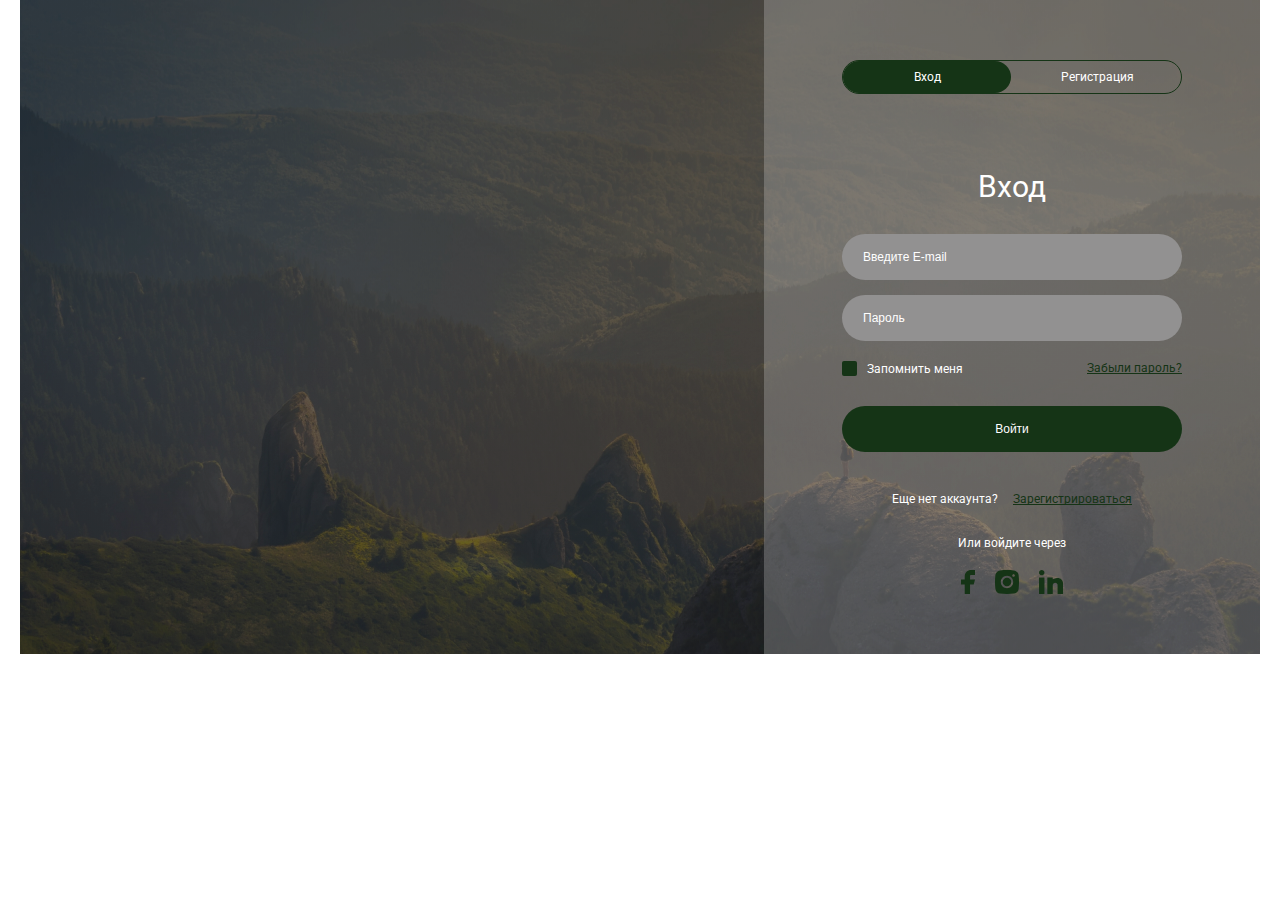
<file: index.html>
<!DOCTYPE html>
<html lang="en">
  <link>
    <meta charset="UTF-8" />
    <meta name="viewport" content="width=device-width, initial-scale=1.0" />
    <title>Checkbox</title>

    <link rel="stylesheet" href="./css/reset.css"/>
   <link rel="stylesheet" href="./css/styles.css"/>

   <link rel="preconnect" href="https://fonts.googleapis.com">
<link rel="preconnect" href="https://fonts.gstatic.com" crossorigin>
<link href="https://fonts.googleapis.com/css2?family=Roboto:ital,wght@0,100;0,300;0,400;0,500;0,700;0,900;1,100;1,300;1,400;1,500;1,700;1,900&family=Ubuntu+Mono:ital,wght@0,400;0,700;1,400;1,700&family=Ubuntu:ital,wght@0,300;0,400;0,500;0,700;1,300;1,400;1,500;1,700&display=swap" rel="stylesheet">
  </head>
  <body>
    <section>
      <div class="registration-wrap">
        <div class="registration">
            <div class="button-wrap">
            <a class="button-link active-button" href="">Вход</a>
            <a class="button-link" href="./preloader.html">Регистрация</a>
        </div>
            <form>
                <h1>Вход</h1>
                <div>
                <input class="input" type="email" name="email" placeholder="Введите E-mail"/>
                <input class="input" type="password" name="password" placeholder="Пароль"/>
            </div>
            <div class="checkbox-wrap">
                <label class="custom-checkbox">
                <input type="checkbox" name="check"/>
                <div class="custom-check-icon">
                    <svg width="11" height="11" viewBox="0 0 11 11" fill="none" xmlns="http://www.w3.org/2000/svg">
                        <path d="M1 6L5 10L10 1" stroke="white" stroke-linecap="round"/>
                        </svg>
                </div>
                Запомнить меня
            </label>
                <a class="active-link" href="">Забыли пароль?</a>
            </div>
                <button class="button active-button" type="submit">Войти</button>
                <div class="text-wrap">
                <p>Еще нет аккаунта? </p>
                <a class="active-link" href="">Зарегистрироваться</a>
            </div>
            </form>
            <p class="login-via">Или войдите через</p>
            <div class="social-wrap">
                <a class="social-link" href="">
                    <svg width="14" height="24" viewBox="0 0 14 24" fill="none" xmlns="http://www.w3.org/2000/svg">
                        <path d="M10.1034 0C8.41159 0 6.78897 0.640807 5.59255 1.78143C4.39628 2.92207 3.72414 4.46909 3.72414 6.08219V9.46849H0.310345C0.138952 9.46849 0 9.60092 0 9.76438V14.2356C0 14.3991 0.138952 14.5315 0.310345 14.5315H3.72414V23.7041C3.72414 23.8676 3.86309 24 4.03448 24H8.72414C8.89559 24 9.03448 23.8676 9.03448 23.7041V14.5315H12.4785C12.621 14.5315 12.7451 14.4391 12.7796 14.3074L13.952 9.83619C14.001 9.64945 13.8528 9.46849 13.6509 9.46849H9.03448V6.08219C9.03448 5.81189 9.14717 5.55265 9.34759 5.36152C9.548 5.17039 9.82 5.06301 10.1034 5.06301H13.6897C13.8611 5.06301 14 4.93053 14 4.76712V0.29589C14 0.13248 13.8611 0 13.6897 0H10.1034Z" fill="currentColor"/>
                        </svg>
                </a>
                <a class="social-link" href="">
                    <svg width="24" height="24" viewBox="0 0 24 24" fill="none" xmlns="http://www.w3.org/2000/svg">
                        <path d="M11.9997 7.7643C9.65654 7.7643 7.75696 9.6607 7.75696 12C7.75696 14.3392 9.65654 16.2356 11.9997 16.2356C14.3429 16.2356 16.2425 14.3392 16.2425 12C16.2425 9.6607 14.3429 7.7643 11.9997 7.7643Z" fill="currentColor"/>
                        <path fill-rule="evenodd" clip-rule="evenodd" d="M5.17177 0.376693C9.67323 -0.125564 14.3268 -0.125564 18.8282 0.376693C21.3065 0.653209 23.3055 2.60263 23.5963 5.08543C24.1346 9.67952 24.1346 14.3205 23.5963 18.9145C23.3055 21.3974 21.3065 23.3469 18.8282 23.6233C14.3268 24.1256 9.67323 24.1256 5.17177 23.6233C2.69347 23.3469 0.694548 21.3974 0.403664 18.9145C-0.134555 14.3205 -0.134555 9.67952 0.403664 5.08543C0.694548 2.60263 2.69347 0.653209 5.17177 0.376693ZM18.5273 4.18035C17.8063 4.18035 17.2218 4.76385 17.2218 5.48362C17.2218 6.2034 17.8063 6.7869 18.5273 6.7869C19.2483 6.7869 19.8328 6.2034 19.8328 5.48362C19.8328 4.76385 19.2483 4.18035 18.5273 4.18035ZM5.799 12C5.799 8.58106 8.57527 5.80944 12 5.80944C15.4247 5.80944 18.2009 8.58106 18.2009 12C18.2009 15.419 15.4247 18.1906 12 18.1906C8.57527 18.1906 5.799 15.419 5.799 12Z" fill="currentColor"/>
                        </svg>
                </a>
                    <a class="social-link" href="">
                        <svg width="24" height="24" viewBox="0 0 24 24" fill="none" xmlns="http://www.w3.org/2000/svg">
                            <path d="M2.72 0C1.21778 0 0 1.18615 0 2.64935C0 4.11254 1.21778 5.2987 2.72 5.2987C4.22221 5.2987 5.44 4.11254 5.44 2.64935C5.44 1.18615 4.22221 0 2.72 0Z" fill="currentColor"/>
                            <path d="M0.16 7.48052C0.0716288 7.48052 0 7.55029 0 7.63636V23.8442C0 23.9302 0.0716288 24 0.16 24H5.28C5.36837 24 5.44 23.9302 5.44 23.8442V7.63636C5.44 7.55029 5.36837 7.48052 5.28 7.48052H0.16Z" fill="currentColor"/>
                            <path d="M8.48 7.48052C8.39163 7.48052 8.32 7.55029 8.32 7.63636V23.8442C8.32 23.9302 8.39163 24 8.48 24H13.6C13.6883 24 13.76 23.9302 13.76 23.8442V15.1169C13.76 14.4969 14.0128 13.9023 14.463 13.4639C14.913 13.0255 15.5235 12.7792 16.16 12.7792C16.7965 12.7792 17.407 13.0255 17.857 13.4639C18.3072 13.9023 18.56 14.4969 18.56 15.1169V23.8442C18.56 23.9302 18.6317 24 18.72 24H23.84C23.9283 24 24 23.9302 24 23.8442V13.0974C24 10.0719 21.2984 7.70492 18.2077 7.9786C17.2547 8.06299 16.3123 8.29379 15.4323 8.66112L13.76 9.3592V7.63636C13.76 7.55029 13.6883 7.48052 13.6 7.48052H8.48Z" fill="currentColor"/>
                            </svg>
                    </a>
                       
            </div>
        </div>
    </div>
    </section>
  </body>
</html>
</file>
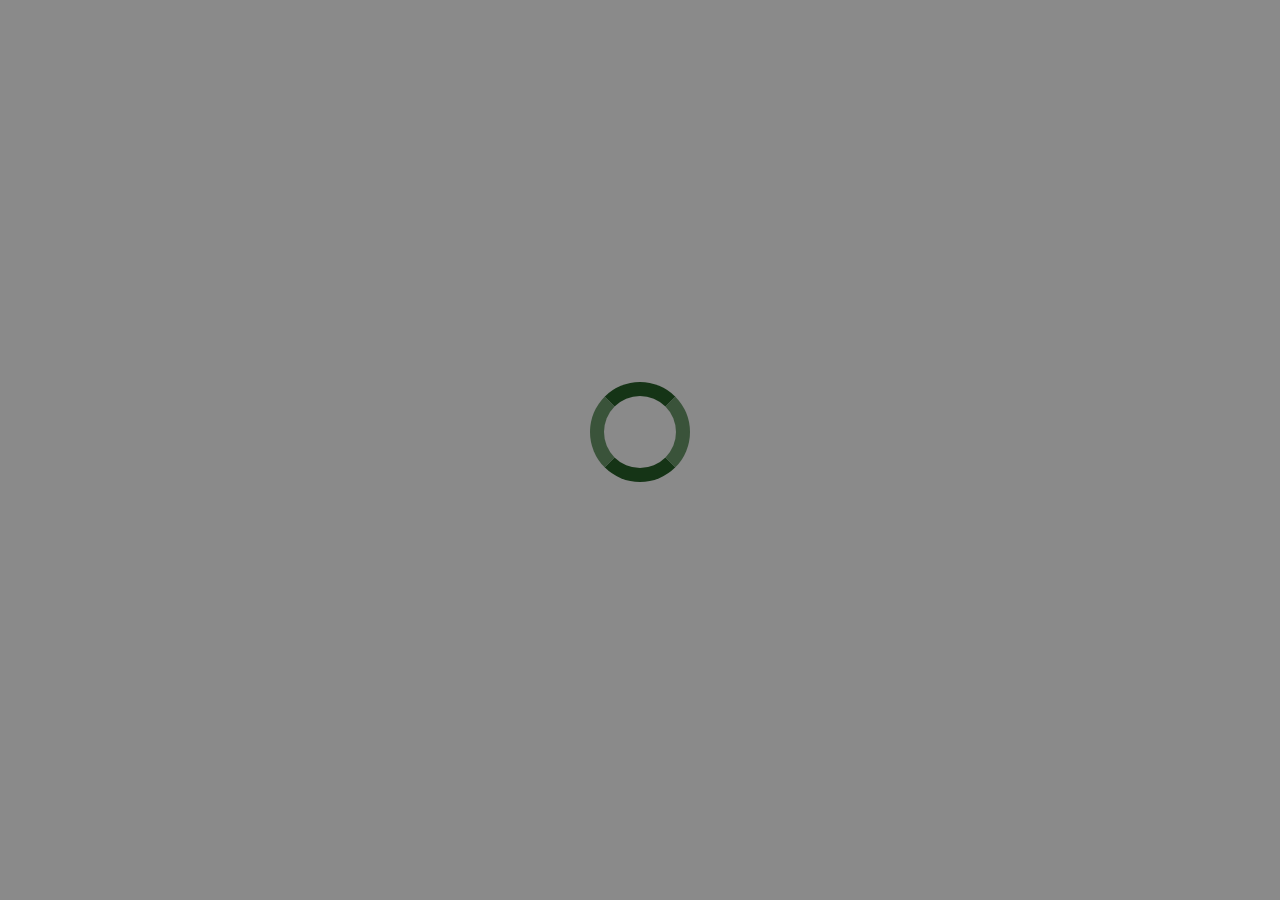
<file: preloader.html>
<!DOCTYPE html>
<html lang="en">
  <head>
    <meta charset="UTF-8" />
    <meta name="viewport" content="width=device-width, initial-scale=1.0" />
    <title>Preloader</title>

    <link rel="stylesheet" href="./css/preloader.css" />
  </head>

  <body>
    <div class="preloader"></div>
  </body>
</html>
</file>
<file: css/styles.css>
* {
  box-sizing: border-box;
}

body {
  width: 100%;

  color: rgba(255, 255, 255, 1);
  font-family: "Roboto", sans-serif;
  font-weight: 400;
  font-size: 12px;
  line-height: 14px;
  font-style: normal;
}

section {
  width: 100%;
}

a {
  text-decoration: none;
  color: rgba(255, 255, 255, 1);
}

.registration-wrap {
  max-width: 1240px;
  background: linear-gradient(rgba(47, 48, 58, 0.4), rgba(47, 48, 58, 0.4)),
    url(../images/background.jpg) no-repeat center / cover;
  margin: 0 auto;
}

.registration {
  width: 100%;
  max-width: 496px;
  margin-left: auto;
  padding: 60px 78px;
  text-align: center;

  background: rgba(233, 233, 233, 0.25);
  filter: blur(10%);
}

.button-link {
  min-width: 168px;
  border-radius: 30px;

  display: flex;
  align-items: center;
  justify-content: center;

  padding: 9px;

  transition: all 0.5s;
}

.button-link:hover {
  background-color: rgba(146, 145, 145, 1);
  color: rgba(21, 52, 22, 1);
}

.active-button {
  background-color: rgba(21, 52, 22, 1);
}

.button-wrap {
  display: flex;
  align-items: center;
  justify-content: space-between;
  margin-bottom: 75px;
  border: 1px solid rgba(21, 52, 22, 1);
  border-radius: 30px;
}

form h1 {
  font-size: 30px;
  font-weight: 400;
  line-height: 35.16px;
  margin-bottom: 30px;
}

.input {
  width: 100%;
  background-color: rgba(146, 145, 145, 1);
  color: rgba(255, 255, 255, 1);
  padding: 15px 20px;
  border-radius: 30px;
  border: 1px solid transparent;
  margin-bottom: 15px;
  transition: all 0.5s;
}

.input:hover,
.input:focus {
  border: 1px solid rgba(21, 52, 22, 1);
}

.input:last-child {
  margin-bottom: 20px;
}

::placeholder {
  color: rgba(255, 255, 255, 1);
}

.checkbox-wrap {
  display: flex;
  justify-content: space-between;
  margin-bottom: 30px;
}

.custom-checkbox {
  display: flex;
  align-items: center;
  position: relative;
  cursor: pointer;
}

.custom-check-icon {
  position: relative;
  display: flex;
  align-items: center;
  justify-content: center;
  width: 15px;
  height: 15px;
  padding: 3px;
  margin-right: 10px;
  background: rgba(21, 52, 22, 1);
  border-radius: 2px;
}

.custom-check-icon > svg {
  display: none;
  width: 9px;
  height: 9px;
}

.custom-checkbox input:checked ~ .custom-check-icon > svg {
  display: block;
}

.custom-checkbox input {
  display: none;
}

.active-link {
  color: rgba(21, 52, 22, 1);

  text-decoration-line: underline;
  text-decoration-style: solid;
  text-underline-position: from-font;
  text-decoration-skip-ink: none;

  transition: all 0.5s;
}

.active-link:hover,
.active-link:focus {
  color: rgba(255, 255, 255, 1);
}

.button {
  width: 100%;
  padding: 15px;
  border-radius: 30px;
  border: 1px solid transparent;
  background: rgba(21, 52, 22, 1);
  color: rgba(255, 255, 255, 1);
  margin-bottom: 40px;

  transition: all 0.5s;
}

.button:hover,
.button:focus {
  background-color: rgba(146, 145, 145, 1);
  color: rgba(21, 52, 22, 1);
  border: 1px solid rgba(21, 52, 22, 1);
}

.text-wrap {
  display: flex;
  gap: 15px;
  align-items: center;
  justify-content: center;
  margin-bottom: 30px;
}

.login-via {
  margin-bottom: 20px;
}

.social-wrap {
  display: flex;
  align-items: center;
  justify-content: center;
  gap: 20px;
}

.social-wrap svg {
  color: #153416;
}

.social-wrap svg:hover {
  color: rgba(255, 255, 255, 1);
}

.social-link {
  display: flex;
  align-items: center;
  justify-content: center;
}

.social-link svg {
  transition: all 0.5s;
}

.social-link:focus svg {
  color: rgba(255, 255, 255, 1);
}
</file>
<file: css/preloader.css>
body {
  background-color: rgba(22, 21, 21, 0.5);
}
.preloader::after {
  position: absolute;
  top: 0;
  bottom: 4%;
  right: 0;
  left: 0;
  content: " ";
  display: block;
  margin: auto;
  height: 100px;
  width: 100px;
  box-sizing: border-box;
  border: solid;
  border-width: 14px;
  border-radius: 50%;
  border-top-color: rgba(21, 52, 22, 1);
  border-bottom-color: rgba(21, 52, 22, 1);

  border-right-color: rgb(58, 83, 58);
  border-left-color: rgb(58, 83, 58);
  animation: rotating 2s linear infinite;
}

@keyframes rotating {
  0% {
    transform: rotate(0deg);
  }
  50% {
    transform: rotate(180deg);
  }
  100% {
    transform: rotate(360deg);
  }
}
</file>
